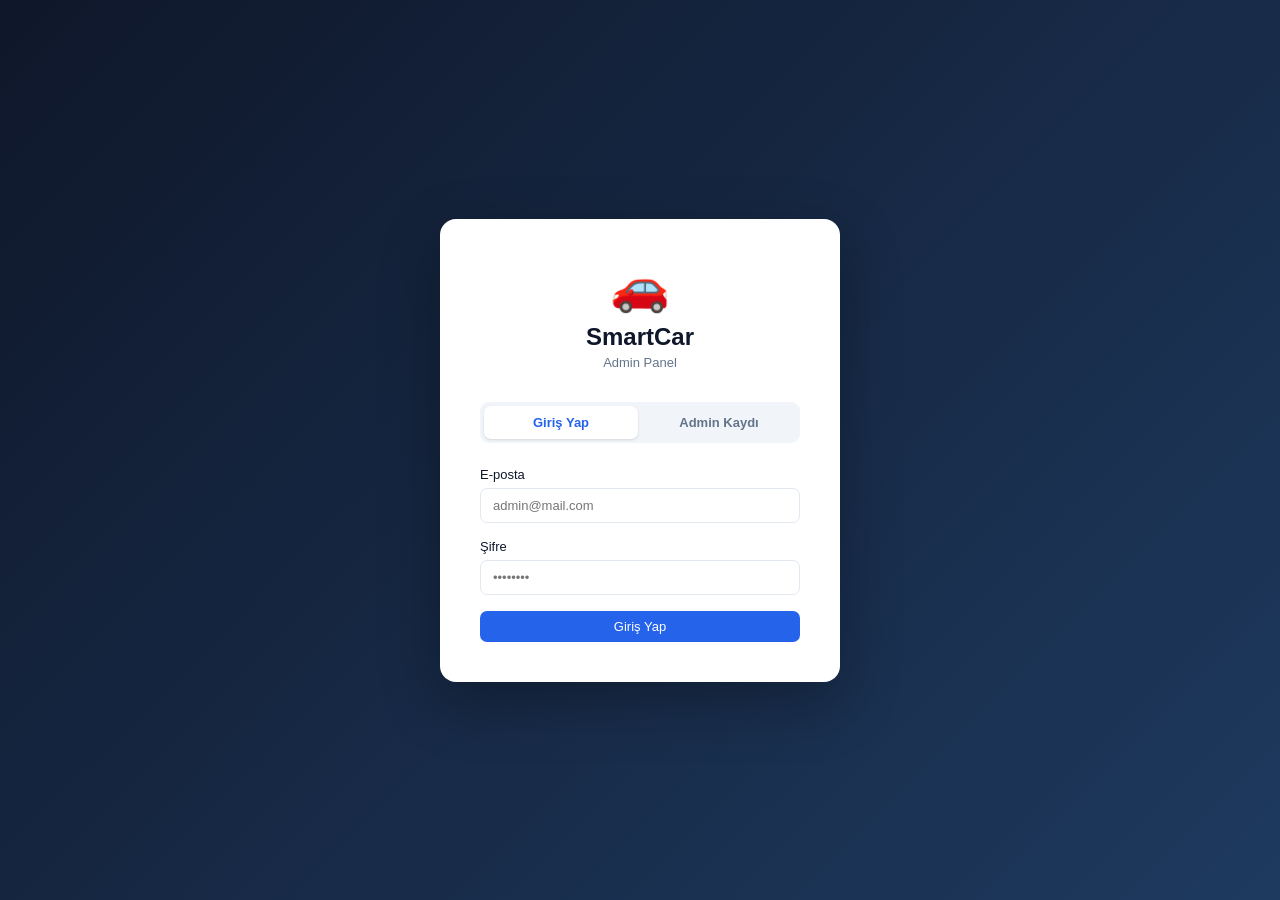
<file: smartcar-admin/index.html>
<!DOCTYPE html>
<html lang="tr">
<head>
  <meta charset="UTF-8" />
  <meta name="viewport" content="width=device-width, initial-scale=1.0" />
  <title>SmartCar Admin Panel</title>
  <link rel="stylesheet" href="css/style.css" />
</head>
<body>

  <!-- ─── GİRİŞ EKRANI ─────────────────────────────────────── -->
  <div id="login-screen">
    <div class="login-card">
      <div class="login-logo">
        <span class="logo-icon">🚗</span>
        <h1>SmartCar</h1>
        <p>Admin Panel</p>
      </div>

      <div class="tab-bar">
        <button class="tab-btn active" data-tab="login">Giriş Yap</button>
        <button class="tab-btn" data-tab="register">Admin Kaydı</button>
      </div>

      <div id="tab-login">
        <form id="login-form">
          <div class="form-group">
            <label>E-posta</label>
            <input type="email" id="login-email" placeholder="admin@mail.com" required />
          </div>
          <div class="form-group">
            <label>Şifre</label>
            <input type="password" id="login-password" placeholder="••••••••" required />
          </div>
          <div id="login-error" class="alert alert-danger hidden"></div>
          <button type="submit" class="btn btn-primary btn-full" id="login-btn">Giriş Yap</button>
        </form>
      </div>

      <div id="tab-register" class="hidden">
        <div class="alert alert-info" style="margin-bottom:12px;font-size:13px;">
          Bu form yalnızca <strong>ilk admin</strong> hesabı oluşturmak içindir.
          Ek admin eklemek için panele giriş yapıp
          <strong>Kullanıcılar → Admin Ekle</strong> butonunu kullanın.
        </div>
        <form id="register-form">
          <div class="form-row">
            <div class="form-group">
              <label>Ad Soyad</label>
              <input type="text" id="reg-fullname" placeholder="Ad Soyad" required />
            </div>
            <div class="form-group">
              <label>Kullanıcı Adı</label>
              <input type="text" id="reg-username" placeholder="admin" required />
            </div>
          </div>
          <div class="form-group">
            <label>E-posta</label>
            <input type="email" id="reg-email" placeholder="admin@mail.com" required />
          </div>
          <div class="form-group">
            <label>Şifre</label>
            <input type="password" id="reg-password" placeholder="En az 8 karakter" required />
          </div>
          <div class="form-group">
            <label>Telefon <span style="color:var(--text-muted);font-weight:400">(opsiyonel)</span></label>
            <input type="text" id="reg-phone" placeholder="+90 555 000 00 00" />
          </div>
          <div id="register-error" class="alert alert-danger hidden"></div>
          <div id="register-success" class="alert alert-success hidden"></div>
          <button type="submit" class="btn btn-primary btn-full" id="register-btn">Hesap Oluştur</button>
        </form>
      </div>

    </div>
  </div>

  <!-- ─── ANA PANEL ─────────────────────────────────────────── -->
  <div id="app" class="hidden">

    <aside id="sidebar">
      <div class="sidebar-header">
        <span class="logo-icon">🚗</span>
        <span>SmartCar Admin</span>
      </div>
      <nav>
        <a href="#dashboard" class="nav-item active" data-page="dashboard">
          <span class="nav-icon">📊</span> Dashboard
        </a>
        <a href="#users" class="nav-item" data-page="users">
          <span class="nav-icon">👥</span> Kullanıcılar
        </a>
        <a href="#orders" class="nav-item" data-page="orders">
          <span class="nav-icon">📦</span> Siparişler
        </a>
        <a href="#products" class="nav-item" data-page="products">
          <span class="nav-icon">🛒</span> Ürünler
        </a>
      </nav>
      <div class="sidebar-footer">
        <div id="sidebar-user"></div>
        <button class="btn btn-ghost btn-full" id="logout-btn">Çıkış Yap</button>
      </div>
    </aside>

    <main id="main">
      <header id="topbar">
        <h2 id="page-title">Dashboard</h2>
        <div id="topbar-actions"></div>
      </header>
      <section id="content"></section>
    </main>
  </div>

  <!-- ─── MODAL ─────────────────────────────────────────────── -->
  <div id="modal-overlay" class="hidden">
    <div class="modal">
      <div class="modal-header">
        <h3 id="modal-title"></h3>
        <button class="modal-close" id="modal-close-btn">✕</button>
      </div>
      <div id="modal-body"></div>
    </div>
  </div>

  <div id="toast-container"></div>

  <script src="js/api.js"></script>
  <script src="js/app.js"></script>
</body>
</html>
</file>
<file: smartcar-admin/css/style.css>
/* ─── RESET & BASE ──────────────────────────────────────────── */
*, *::before, *::after { box-sizing: border-box; margin: 0; padding: 0; }

:root {
  --primary:     #2563eb;
  --primary-dark:#1d4ed8;
  --sidebar-bg:  #0f172a;
  --sidebar-text:#94a3b8;
  --sidebar-active:#2563eb;
  --bg:          #f1f5f9;
  --card:        #ffffff;
  --border:      #e2e8f0;
  --text:        #0f172a;
  --text-muted:  #64748b;
  --success:     #10b981;
  --warning:     #f59e0b;
  --danger:      #ef4444;
  --info:        #3b82f6;
  --sidebar-w:   240px;
  --header-h:    60px;
  --radius:      10px;
  --shadow:      0 1px 3px rgba(0,0,0,.08), 0 1px 2px rgba(0,0,0,.05);
  --shadow-md:   0 4px 6px rgba(0,0,0,.07), 0 2px 4px rgba(0,0,0,.05);
}

body { font-family: -apple-system, BlinkMacSystemFont, 'Segoe UI', sans-serif;
       background: var(--bg); color: var(--text); font-size: 14px; }

.hidden { display: none !important; }
a { text-decoration: none; color: inherit; }

/* ─── LOGIN ─────────────────────────────────────────────────── */
#login-screen {
  min-height: 100vh; display: flex; align-items: center;
  justify-content: center;
  background: linear-gradient(135deg, #0f172a 0%, #1e3a5f 100%);
}

.login-card {
  background: var(--card); border-radius: 16px; padding: 40px;
  width: 100%; max-width: 400px; box-shadow: 0 20px 60px rgba(0,0,0,.3);
}

.login-logo { text-align: center; margin-bottom: 32px; }
.login-logo .logo-icon { font-size: 48px; display: block; margin-bottom: 8px; }
.login-logo h1 { font-size: 24px; font-weight: 700; color: var(--text); }
.login-logo p  { color: var(--text-muted); font-size: 13px; margin-top: 4px; }

/* Tab bar */
.tab-bar {
  display: flex; background: var(--bg); border-radius: 9px;
  padding: 4px; margin-bottom: 24px; gap: 4px;
}
.tab-btn {
  flex: 1; padding: 9px; border: none; border-radius: 7px;
  background: transparent; font-size: 13px; font-weight: 600;
  color: var(--text-muted); cursor: pointer; transition: all .15s;
}
.tab-btn.active { background: var(--card); color: var(--primary);
                  box-shadow: var(--shadow); }
.tab-btn:hover:not(.active) { color: var(--text); }

/* ─── LAYOUT ─────────────────────────────────────────────────── */
#app { display: flex; min-height: 100vh; }

/* ─── SIDEBAR ────────────────────────────────────────────────── */
#sidebar {
  width: var(--sidebar-w); background: var(--sidebar-bg);
  display: flex; flex-direction: column; position: fixed;
  top: 0; left: 0; height: 100vh; z-index: 100;
  transition: transform .2s;
}

.sidebar-header {
  display: flex; align-items: center; gap: 10px;
  padding: 20px 16px; border-bottom: 1px solid rgba(255,255,255,.07);
  color: #fff; font-weight: 700; font-size: 15px;
}
.sidebar-header .logo-icon { font-size: 22px; }

nav { flex: 1; padding: 12px 8px; overflow-y: auto; }

.nav-item {
  display: flex; align-items: center; gap: 10px;
  padding: 10px 12px; border-radius: 8px;
  color: var(--sidebar-text); font-size: 14px; font-weight: 500;
  transition: background .15s, color .15s; margin-bottom: 2px;
}
.nav-item:hover  { background: rgba(255,255,255,.07); color: #fff; }
.nav-item.active { background: var(--sidebar-active); color: #fff; }
.nav-icon { font-size: 16px; width: 20px; text-align: center; }

.sidebar-footer { padding: 16px; border-top: 1px solid rgba(255,255,255,.07); }
#sidebar-user { color: #94a3b8; font-size: 12px; margin-bottom: 10px;
                padding: 8px; background: rgba(255,255,255,.05); border-radius: 6px; }
#sidebar-user strong { display: block; color: #e2e8f0; font-size: 13px; }

/* ─── MAIN ───────────────────────────────────────────────────── */
#main { margin-left: var(--sidebar-w); flex: 1; display: flex; flex-direction: column; }

#topbar {
  height: var(--header-h); background: var(--card);
  border-bottom: 1px solid var(--border);
  display: flex; align-items: center; justify-content: space-between;
  padding: 0 24px; position: sticky; top: 0; z-index: 50;
  box-shadow: var(--shadow);
}
#topbar h2 { font-size: 18px; font-weight: 600; }
#topbar-actions { display: flex; gap: 8px; }

#content { padding: 24px; flex: 1; }

/* ─── CARDS ─────────────────────────────────────────────────── */
.card {
  background: var(--card); border-radius: var(--radius);
  box-shadow: var(--shadow); padding: 20px;
}

.card-header { display: flex; align-items: center; justify-content: space-between;
               margin-bottom: 16px; }
.card-title  { font-size: 15px; font-weight: 600; }

/* Stat cards grid */
.stats-grid { display: grid; grid-template-columns: repeat(auto-fill, minmax(200px,1fr));
              gap: 16px; margin-bottom: 24px; }

.stat-card {
  background: var(--card); border-radius: var(--radius);
  padding: 20px; box-shadow: var(--shadow);
  display: flex; flex-direction: column; gap: 6px;
  border-left: 4px solid var(--primary);
}
.stat-card.green  { border-color: var(--success); }
.stat-card.yellow { border-color: var(--warning); }
.stat-card.red    { border-color: var(--danger);  }
.stat-card.blue   { border-color: var(--info);    }

.stat-label { font-size: 12px; color: var(--text-muted); font-weight: 500;
              text-transform: uppercase; letter-spacing: .5px; }
.stat-value { font-size: 28px; font-weight: 700; color: var(--text); }
.stat-sub   { font-size: 12px; color: var(--text-muted); }

/* ─── TABLES ─────────────────────────────────────────────────── */
.table-wrapper { overflow-x: auto; }

table { width: 100%; border-collapse: collapse; }
thead th {
  text-align: left; padding: 10px 14px; font-size: 12px;
  font-weight: 600; color: var(--text-muted);
  text-transform: uppercase; letter-spacing: .4px;
  background: #f8fafc; border-bottom: 1px solid var(--border);
}
tbody td {
  padding: 12px 14px; border-bottom: 1px solid var(--border);
  font-size: 13px; vertical-align: middle;
}
tbody tr:last-child td { border-bottom: none; }
tbody tr:hover { background: #f8fafc; }

/* ─── BADGES ─────────────────────────────────────────────────── */
.badge {
  display: inline-block; padding: 2px 10px; border-radius: 999px;
  font-size: 11px; font-weight: 600; text-transform: uppercase; letter-spacing: .3px;
}
.badge-admin    { background: #dbeafe; color: #1d4ed8; }
.badge-user     { background: #f1f5f9; color: #475569; }
.badge-active   { background: #d1fae5; color: #065f46; }
.badge-inactive { background: #fee2e2; color: #991b1b; }
.badge-pending  { background: #fef3c7; color: #92400e; }
.badge-paid     { background: #d1fae5; color: #065f46; }
.badge-shipped  { background: #dbeafe; color: #1e40af; }
.badge-delivered{ background: #dcfce7; color: #14532d; }
.badge-cancelled{ background: #fee2e2; color: #991b1b; }

/* ─── BUTTONS ────────────────────────────────────────────────── */
.btn {
  display: inline-flex; align-items: center; gap: 6px;
  padding: 8px 16px; border-radius: 7px; font-size: 13px;
  font-weight: 500; cursor: pointer; border: none;
  transition: background .15s, opacity .15s;
}
.btn:hover { opacity: .9; }
.btn:active { opacity: .8; }
.btn-primary  { background: var(--primary); color: #fff; }
.btn-primary:hover { background: var(--primary-dark); opacity: 1; }
.btn-success  { background: var(--success); color: #fff; }
.btn-danger   { background: var(--danger);  color: #fff; }
.btn-warning  { background: var(--warning); color: #fff; }
.btn-ghost    { background: transparent; color: var(--sidebar-text);
                border: 1px solid rgba(255,255,255,.15); }
.btn-ghost:hover { background: rgba(255,255,255,.07); opacity: 1; }
.btn-sm       { padding: 5px 10px; font-size: 12px; }
.btn-outline  { background: transparent; border: 1px solid var(--border);
                color: var(--text); }
.btn-outline:hover { background: var(--bg); opacity: 1; }
.btn-full     { width: 100%; justify-content: center; }
.btn:disabled { opacity: .5; cursor: not-allowed; }

/* ─── FORMS ─────────────────────────────────────────────────── */
.form-group { margin-bottom: 16px; }
.form-group label {
  display: block; margin-bottom: 6px;
  font-size: 13px; font-weight: 500; color: var(--text);
}
.form-row { display: grid; grid-template-columns: 1fr 1fr; gap: 12px; }

input[type=text], input[type=email], input[type=password],
input[type=number], select, textarea {
  width: 100%; padding: 9px 12px; border: 1px solid var(--border);
  border-radius: 7px; font-size: 13px; color: var(--text);
  background: var(--card); outline: none;
  transition: border-color .15s;
}
input:focus, select:focus, textarea:focus {
  border-color: var(--primary); box-shadow: 0 0 0 3px rgba(37,99,235,.1);
}
textarea { min-height: 80px; resize: vertical; }

/* ─── ALERTS ─────────────────────────────────────────────────── */
.alert { padding: 10px 14px; border-radius: 7px; font-size: 13px; margin-bottom: 12px; }
.alert-danger  { background: #fee2e2; color: #991b1b; border: 1px solid #fecaca; }
.alert-success { background: #d1fae5; color: #065f46; border: 1px solid #a7f3d0; }
.alert-info    { background: #dbeafe; color: #1e40af; border: 1px solid #bfdbfe; }

/* ─── PAGINATION ─────────────────────────────────────────────── */
.pagination {
  display: flex; align-items: center; justify-content: space-between;
  margin-top: 16px; padding-top: 16px; border-top: 1px solid var(--border);
}
.pagination-info { font-size: 13px; color: var(--text-muted); }
.pagination-btns { display: flex; gap: 6px; }

/* ─── FILTERS ────────────────────────────────────────────────── */
.filters {
  display: flex; gap: 10px; flex-wrap: wrap;
  margin-bottom: 16px; align-items: flex-end;
}
.filters .form-group { margin-bottom: 0; min-width: 160px; }
.filters input, .filters select { min-width: 160px; }

/* ─── MODAL ─────────────────────────────────────────────────── */
#modal-overlay {
  position: fixed; inset: 0; background: rgba(0,0,0,.5);
  display: flex; align-items: center; justify-content: center; z-index: 1000;
}
.modal {
  background: var(--card); border-radius: 14px;
  width: 100%; max-width: 520px; box-shadow: 0 20px 60px rgba(0,0,0,.2);
  max-height: 90vh; overflow-y: auto;
}
.modal-header {
  display: flex; align-items: center; justify-content: space-between;
  padding: 18px 22px; border-bottom: 1px solid var(--border);
}
.modal-header h3 { font-size: 16px; font-weight: 600; }
.modal-close {
  background: none; border: none; font-size: 18px;
  cursor: pointer; color: var(--text-muted); padding: 4px 8px;
  border-radius: 6px; transition: background .15s;
}
.modal-close:hover { background: var(--bg); }
#modal-body { padding: 22px; }
.modal-footer { display: flex; gap: 10px; justify-content: flex-end; margin-top: 20px; }

/* ─── TOAST ─────────────────────────────────────────────────── */
#toast-container {
  position: fixed; bottom: 24px; right: 24px;
  display: flex; flex-direction: column; gap: 8px; z-index: 2000;
}
.toast {
  background: var(--text); color: #fff; padding: 12px 18px;
  border-radius: 8px; font-size: 13px; font-weight: 500;
  box-shadow: var(--shadow-md); animation: slideIn .25s ease;
  max-width: 320px;
}
.toast.success { background: var(--success); }
.toast.error   { background: var(--danger); }
.toast.warning { background: var(--warning); color: var(--text); }

@keyframes slideIn {
  from { transform: translateX(100%); opacity: 0; }
  to   { transform: translateX(0);    opacity: 1; }
}

/* ─── DASHBOARD EXTRAS ───────────────────────────────────────── */
.section-grid { display: grid; grid-template-columns: 1fr 1fr; gap: 20px; }

.cmd-dist-list { list-style: none; }
.cmd-dist-item {
  display: flex; align-items: center; justify-content: space-between;
  padding: 8px 0; border-bottom: 1px solid var(--border);
}
.cmd-dist-item:last-child { border-bottom: none; }
.cmd-bar {
  height: 6px; border-radius: 3px; background: var(--primary);
  min-width: 4px; transition: width .4s;
}

.tag { display: inline-block; background: #eff6ff; color: #2563eb;
       padding: 1px 8px; border-radius: 999px; font-size: 11px; margin: 1px; }

/* ─── EMPTY STATE ────────────────────────────────────────────── */
.empty-state {
  text-align: center; padding: 60px 20px; color: var(--text-muted);
}
.empty-state .empty-icon { font-size: 48px; display: block; margin-bottom: 12px; }
.empty-state p { font-size: 15px; }

/* ─── LOADING ────────────────────────────────────────────────── */
.loading {
  display: flex; align-items: center; justify-content: center;
  padding: 60px; color: var(--text-muted); gap: 10px;
}
.spinner {
  width: 20px; height: 20px; border: 2px solid var(--border);
  border-top-color: var(--primary); border-radius: 50%;
  animation: spin .7s linear infinite;
}
@keyframes spin { to { transform: rotate(360deg); } }

/* ─── RESPONSIVE ─────────────────────────────────────────────── */
@media (max-width: 768px) {
  :root { --sidebar-w: 0px; }
  #sidebar { transform: translateX(-240px); width: 240px; }
  #sidebar.open { transform: translateX(0); }
  #main { margin-left: 0; }
  .stats-grid { grid-template-columns: 1fr 1fr; }
  .section-grid { grid-template-columns: 1fr; }
  .form-row { grid-template-columns: 1fr; }
}

/* ─── CANLI KOMUT AKIŞI ─────────────────────────────────────── */
@keyframes fadeInRow {
  from { opacity: 0; background: #eff6ff; transform: translateY(-4px); }
  to   { opacity: 1; background: transparent; transform: translateY(0); }
}
</file>
